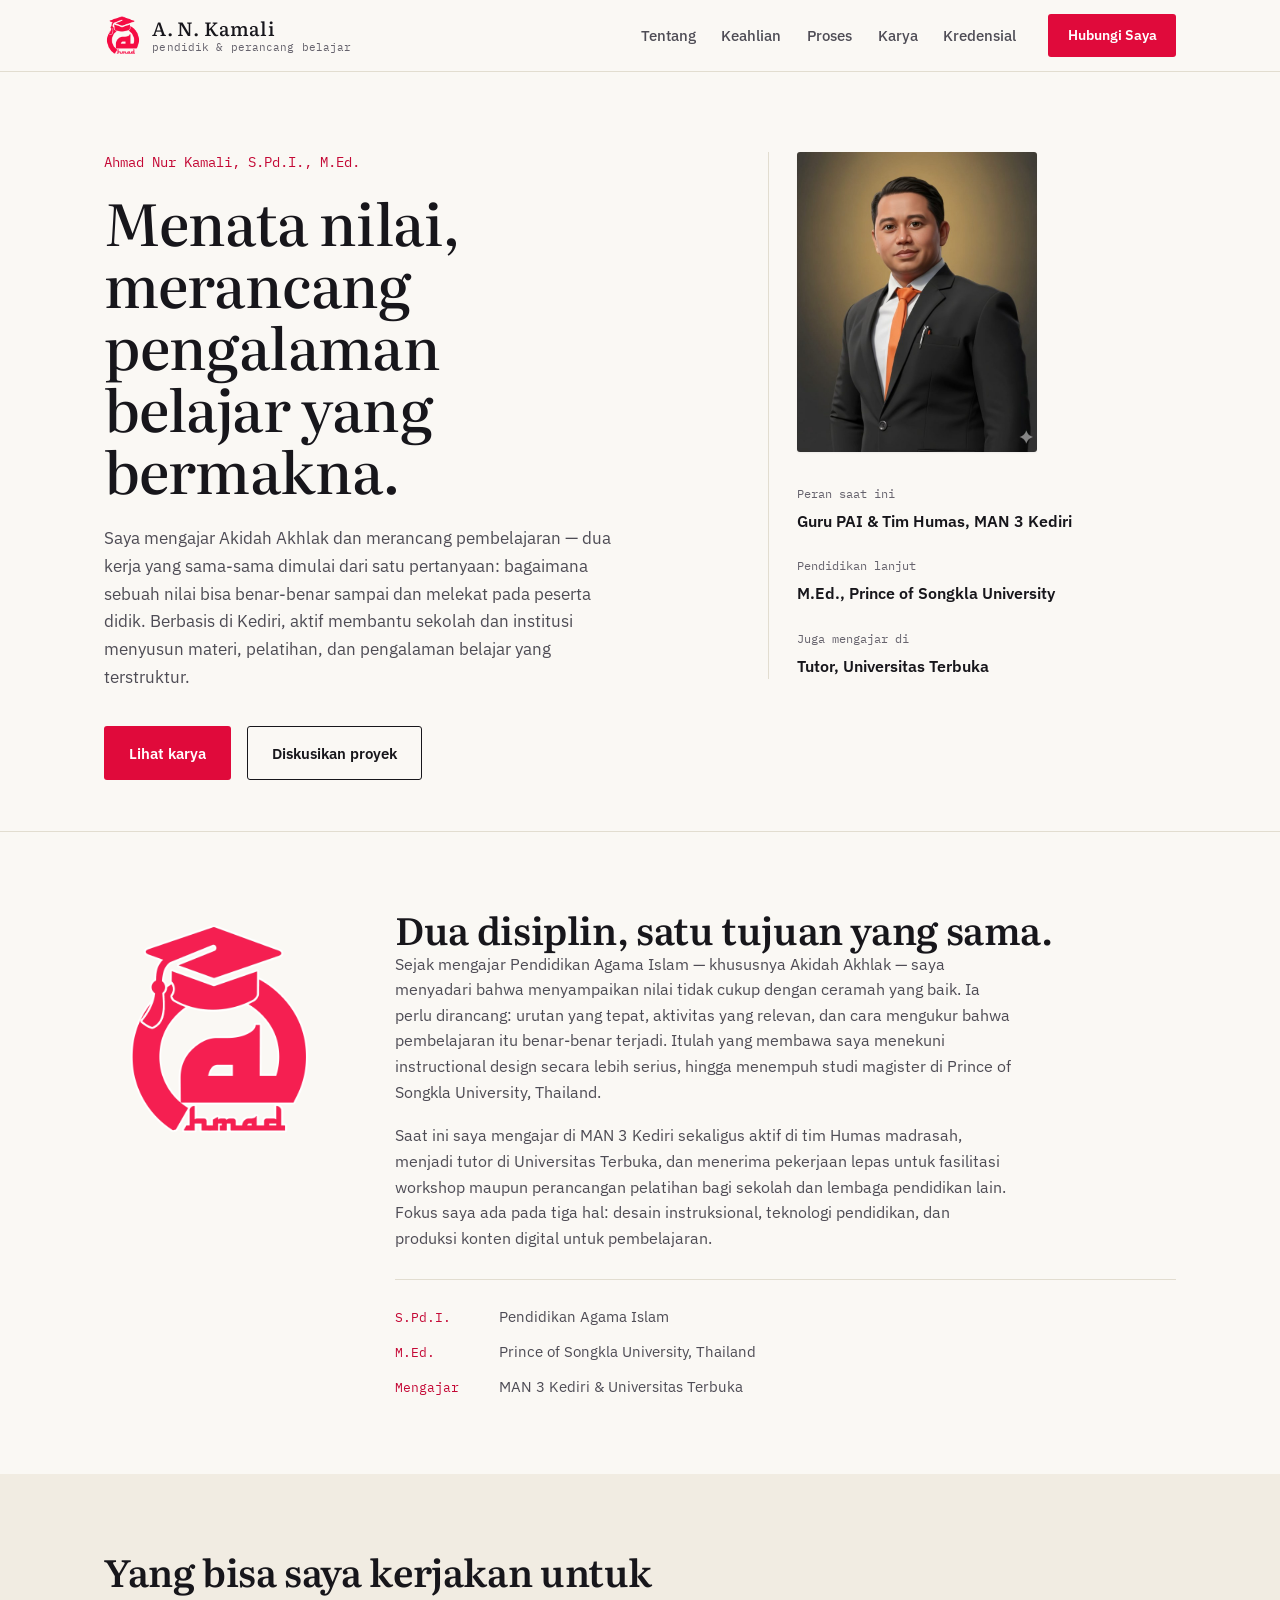
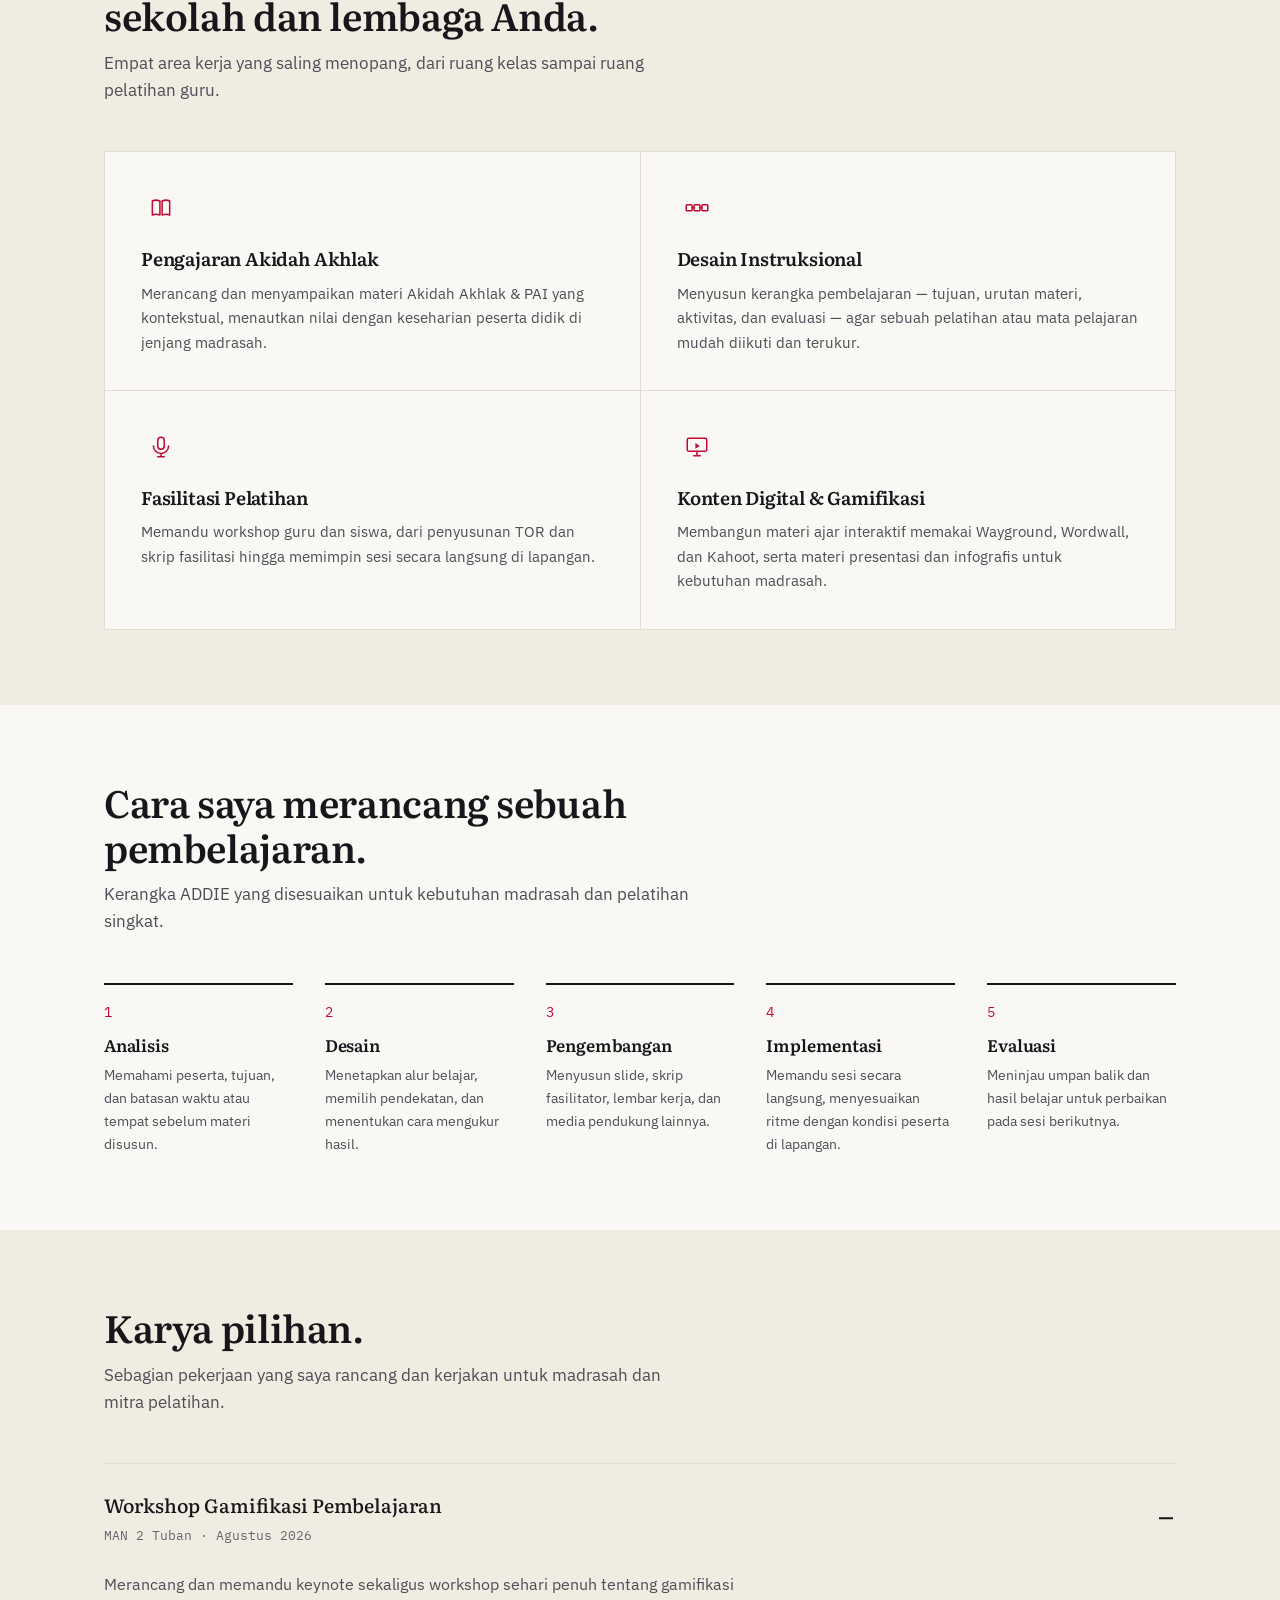
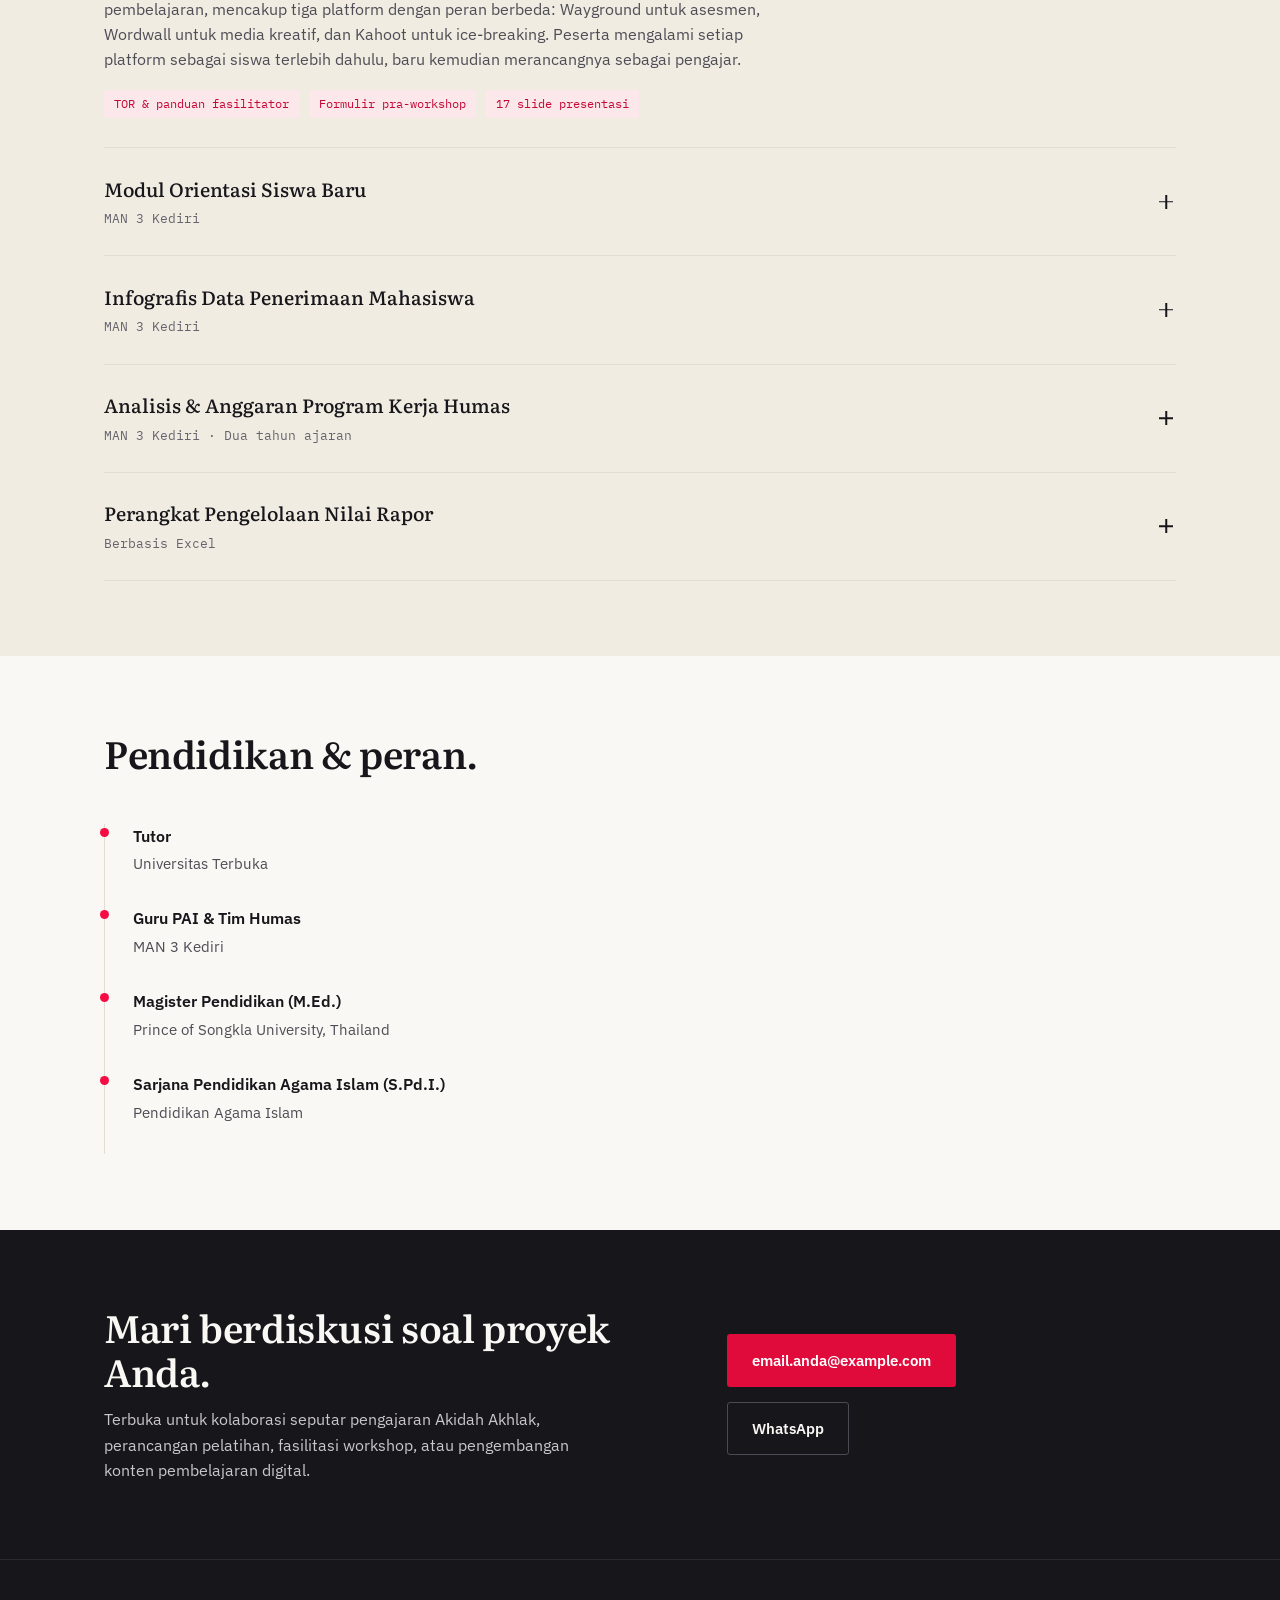
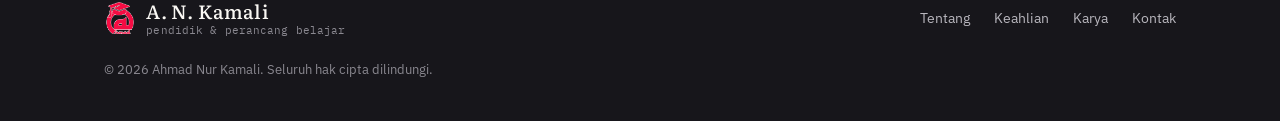
<file: index.html>
<!DOCTYPE html>
<html lang="id">
<head>
  <meta charset="UTF-8">
  <meta name="viewport" content="width=device-width, initial-scale=1.0">
  <title>Ahmad Nur Kamali — Pendidikan Akidah Akhlak &amp; Desain Instruksional</title>
  <meta name="description" content="Portofolio Ahmad Nur Kamali, S.Pd.I., M.Ed. — pendidik Akidah Akhlak dan perancang pembelajaran (instructional designer). Menata nilai, merancang pengalaman belajar yang terukur dan bermakna.">
  <meta name="keywords" content="Akidah Akhlak, Pendidikan Agama Islam, Instructional Design, Desain Pembelajaran, Fasilitator Pelatihan, Gamifikasi Pendidikan, Ahmad Nur Kamali">
  <meta name="author" content="Ahmad Nur Kamali">
  <meta name="robots" content="index, follow">
  <link rel="canonical" href="https://username.github.io/portofolio-ahmad/">

  <!-- Open Graph -->
  <meta property="og:type" content="website">
  <meta property="og:site_name" content="Ahmad Nur Kamali — Portofolio">
  <meta property="og:title" content="Ahmad Nur Kamali — Pendidikan Akidah Akhlak & Desain Instruksional">
  <meta property="og:description" content="Menata nilai, merancang pengalaman belajar. Portofolio pendidik Akidah Akhlak sekaligus perancang pembelajaran (instructional designer).">
  <meta property="og:image" content="https://username.github.io/portofolio-ahmad/images/og-cover.png">
  <meta property="og:url" content="https://username.github.io/portofolio-ahmad/">
  <meta property="og:locale" content="id_ID">

  <!-- Twitter Card -->
  <meta name="twitter:card" content="summary_large_image">
  <meta name="twitter:title" content="Ahmad Nur Kamali — Pendidikan Akidah Akhlak & Desain Instruksional">
  <meta name="twitter:description" content="Menata nilai, merancang pengalaman belajar. Portofolio pendidik Akidah Akhlak sekaligus perancang pembelajaran (instructional designer).">
  <meta name="twitter:image" content="https://username.github.io/portofolio-ahmad/images/og-cover.png">

  <meta name="theme-color" content="#FAF8F4">

  <!-- Favicons -->
  <link rel="icon" href="images/favicon.ico" sizes="any">
  <link rel="icon" type="image/png" sizes="32x32" href="images/favicon-32.png">
  <link rel="icon" type="image/png" sizes="16x16" href="images/favicon-16.png">
  <link rel="apple-touch-icon" href="images/apple-touch-icon.png">
  <link rel="manifest" href="site.webmanifest">

  <link rel="preconnect" href="https://fonts.googleapis.com">
  <link rel="preconnect" href="https://fonts.gstatic.com" crossorigin>
  <link href="https://fonts.googleapis.com/css2?family=Literata:opsz,wght@7..72,400;7..72,500;7..72,600;7..72,700&family=IBM+Plex+Sans:wght@400;500;600&family=IBM+Plex+Mono:wght@500&display=swap" rel="stylesheet">

  <link rel="stylesheet" href="css/styles.css">

  <script type="application/ld+json">
  {
    "@context": "https://schema.org",
    "@type": "Person",
    "name": "Ahmad Nur Kamali",
    "alternateName": "A. N. Kamali",
    "honorificSuffix": "S.Pd.I., M.Ed.",
    "jobTitle": "Pendidik Akidah Akhlak & Instructional Designer",
    "url": "https://username.github.io/portofolio-ahmad/",
    "image": "https://username.github.io/portofolio-ahmad/images/logo-mark.png",
    "worksFor": [
      { "@type": "EducationalOrganization", "name": "MAN 3 Kediri" },
      { "@type": "EducationalOrganization", "name": "Universitas Terbuka" }
    ],
    "alumniOf": {
      "@type": "CollegeOrUniversity",
      "name": "Prince of Songkla University"
    },
    "sameAs": []
  }
  </script>
</head>
<body>
  <a class="skip-link" href="#konten">Langsung ke konten</a>

  <header class="site-header" id="atas">
    <div class="wrap header-inner">
      <a href="#atas" class="brand" aria-label="Beranda A. N. Kamali">
        <img src="images/icon-mark.png" alt="" width="38" height="38" class="brand-icon">
        <span class="brand-text">
          <span class="brand-name">A.&nbsp;N.&nbsp;Kamali</span>
          <span class="brand-tagline">pendidik &amp; perancang belajar</span>
        </span>
      </a>

      <button class="nav-toggle" id="navToggle" aria-expanded="false" aria-controls="navMenu">
        <span></span><span></span><span></span>
        <span class="sr-only">Buka menu</span>
      </button>

      <nav class="site-nav" id="navMenu" aria-label="Navigasi utama">
        <ul>
          <li><a href="#tentang">Tentang</a></li>
          <li><a href="#keahlian">Keahlian</a></li>
          <li><a href="#proses">Proses</a></li>
          <li><a href="#karya">Karya</a></li>
          <li><a href="#kredensial">Kredensial</a></li>
        </ul>
        <a href="#kontak" class="btn btn-primary btn-small">Hubungi Saya</a>
      </nav>
    </div>
  </header>

  <main id="konten">

    <!-- HERO -->
    <section class="hero">
      <div class="wrap hero-inner">
        <div class="hero-copy">
          <p class="hero-kicker">Ahmad Nur Kamali, S.Pd.I., M.Ed.</p>
          <h1>Menata nilai, merancang pengalaman belajar yang bermakna.</h1>
          <p class="hero-lede">
            Saya mengajar Akidah Akhlak dan merancang pembelajaran — dua kerja yang sama-sama
            dimulai dari satu pertanyaan: bagaimana sebuah nilai bisa benar-benar sampai dan
            melekat pada peserta didik. Berbasis di Kediri, aktif membantu sekolah dan
            institusi menyusun materi, pelatihan, dan pengalaman belajar yang terstruktur.
          </p>
          <div class="hero-actions">
            <a href="#karya" class="btn btn-primary">Lihat karya</a>
            <a href="#kontak" class="btn btn-ghost">Diskusikan proyek</a>
          </div>
        </div>

        <div class="hero-side">
          <figure class="hero-photo">
            <img src="images/portrait.jpg" alt="Foto Ahmad Nur Kamali" width="720" height="900" loading="eager">
          </figure>

          <dl class="hero-stats">
            <div>
              <dt>Peran saat ini</dt>
              <dd>Guru PAI &amp; Tim Humas, MAN 3 Kediri</dd>
            </div>
            <div>
              <dt>Pendidikan lanjut</dt>
              <dd>M.Ed., Prince of Songkla University</dd>
            </div>
            <div>
              <dt>Juga mengajar di</dt>
              <dd>Tutor, Universitas Terbuka</dd>
            </div>
          </dl>
        </div>
      </div>
    </section>

    <!-- TENTANG -->
    <section class="section" id="tentang">
      <div class="wrap about-grid">
        <div class="about-figure">
          <img src="images/logo-mark.png" alt="" width="240" height="240" loading="lazy">
        </div>
        <div class="about-copy">
          <h2>Dua disiplin, satu tujuan yang sama.</h2>
          <p>
            Sejak mengajar Pendidikan Agama Islam — khususnya Akidah Akhlak — saya menyadari
            bahwa menyampaikan nilai tidak cukup dengan ceramah yang baik. Ia perlu dirancang:
            urutan yang tepat, aktivitas yang relevan, dan cara mengukur bahwa pembelajaran
            itu benar-benar terjadi. Itulah yang membawa saya menekuni instructional design
            secara lebih serius, hingga menempuh studi magister di Prince of Songkla University,
            Thailand.
          </p>
          <p>
            Saat ini saya mengajar di MAN 3 Kediri sekaligus aktif di tim Humas madrasah, menjadi
            tutor di Universitas Terbuka, dan menerima pekerjaan lepas untuk fasilitasi
            workshop maupun perancangan pelatihan bagi sekolah dan lembaga pendidikan lain.
            Fokus saya ada pada tiga hal: desain instruksional, teknologi pendidikan, dan
            produksi konten digital untuk pembelajaran.
          </p>
          <ul class="about-facts">
            <li><span>S.Pd.I.</span>Pendidikan Agama Islam</li>
            <li><span>M.Ed.</span>Prince of Songkla University, Thailand</li>
            <li><span>Mengajar</span>MAN 3 Kediri &amp; Universitas Terbuka</li>
          </ul>
        </div>
      </div>
    </section>

    <!-- KEAHLIAN -->
    <section class="section section-alt" id="keahlian">
      <div class="wrap">
        <div class="section-head">
          <h2>Yang bisa saya kerjakan untuk sekolah dan lembaga Anda.</h2>
          <p>Empat area kerja yang saling menopang, dari ruang kelas sampai ruang pelatihan guru.</p>
        </div>

        <div class="skill-grid">
          <article class="skill-card">
            <span class="skill-icon" aria-hidden="true">
              <svg viewBox="0 0 24 24" fill="none" stroke="currentColor" stroke-width="1.4" stroke-linecap="round" stroke-linejoin="round"><path d="M4 5.5c2-1 4.5-1 7 0v13c-2.5-1-5-1-7 0V5.5Z"/><path d="M20 5.5c-2-1-4.5-1-7 0v13c2.5-1 5-1 7 0V5.5Z"/></svg>
            </span>
            <h3>Pengajaran Akidah Akhlak</h3>
            <p>Merancang dan menyampaikan materi Akidah Akhlak &amp; PAI yang kontekstual,
              menautkan nilai dengan keseharian peserta didik di jenjang madrasah.</p>
          </article>
          <article class="skill-card">
            <span class="skill-icon" aria-hidden="true">
              <svg viewBox="0 0 24 24" fill="none" stroke="currentColor" stroke-width="1.4" stroke-linecap="round" stroke-linejoin="round"><rect x="2" y="9" width="5.5" height="5.5" rx="1"/><rect x="9.25" y="9" width="5.5" height="5.5" rx="1"/><rect x="16.5" y="9" width="5.5" height="5.5" rx="1"/><path d="M7.5 11.75h1.75M14.75 11.75h1.75"/></svg>
            </span>
            <h3>Desain Instruksional</h3>
            <p>Menyusun kerangka pembelajaran — tujuan, urutan materi, aktivitas, dan
              evaluasi — agar sebuah pelatihan atau mata pelajaran mudah diikuti dan terukur.</p>
          </article>
          <article class="skill-card">
            <span class="skill-icon" aria-hidden="true">
              <svg viewBox="0 0 24 24" fill="none" stroke="currentColor" stroke-width="1.4" stroke-linecap="round" stroke-linejoin="round"><rect x="9" y="3" width="6" height="11" rx="3"/><path d="M5 11a7 7 0 0 0 14 0M12 18v3M9 21h6"/></svg>
            </span>
            <h3>Fasilitasi Pelatihan</h3>
            <p>Memandu workshop guru dan siswa, dari penyusunan TOR dan skrip fasilitasi
              hingga memimpin sesi secara langsung di lapangan.</p>
          </article>
          <article class="skill-card">
            <span class="skill-icon" aria-hidden="true">
              <svg viewBox="0 0 24 24" fill="none" stroke="currentColor" stroke-width="1.4" stroke-linecap="round" stroke-linejoin="round"><rect x="3" y="4" width="18" height="12" rx="1.5"/><path d="M9 20h6M12 16v4"/><path d="M10.5 8.3l4 2.7-4 2.7V8.3Z" fill="currentColor" stroke="none"/></svg>
            </span>
            <h3>Konten Digital &amp; Gamifikasi</h3>
            <p>Membangun materi ajar interaktif memakai Wayground, Wordwall, dan Kahoot,
              serta materi presentasi dan infografis untuk kebutuhan madrasah.</p>
          </article>
        </div>
      </div>
    </section>

    <!-- PROSES -->
    <section class="section" id="proses">
      <div class="wrap">
        <div class="section-head">
          <h2>Cara saya merancang sebuah pembelajaran.</h2>
          <p>Kerangka ADDIE yang disesuaikan untuk kebutuhan madrasah dan pelatihan singkat.</p>
        </div>

        <ol class="process-list">
          <li>
            <span class="process-num">1</span>
            <div>
              <h3>Analisis</h3>
              <p>Memahami peserta, tujuan, dan batasan waktu atau tempat sebelum materi disusun.</p>
            </div>
          </li>
          <li>
            <span class="process-num">2</span>
            <div>
              <h3>Desain</h3>
              <p>Menetapkan alur belajar, memilih pendekatan, dan menentukan cara mengukur hasil.</p>
            </div>
          </li>
          <li>
            <span class="process-num">3</span>
            <div>
              <h3>Pengembangan</h3>
              <p>Menyusun slide, skrip fasilitator, lembar kerja, dan media pendukung lainnya.</p>
            </div>
          </li>
          <li>
            <span class="process-num">4</span>
            <div>
              <h3>Implementasi</h3>
              <p>Memandu sesi secara langsung, menyesuaikan ritme dengan kondisi peserta di lapangan.</p>
            </div>
          </li>
          <li>
            <span class="process-num">5</span>
            <div>
              <h3>Evaluasi</h3>
              <p>Meninjau umpan balik dan hasil belajar untuk perbaikan pada sesi berikutnya.</p>
            </div>
          </li>
        </ol>
      </div>
    </section>

    <!-- KARYA -->
    <section class="section section-alt" id="karya">
      <div class="wrap">
        <div class="section-head">
          <h2>Karya pilihan.</h2>
          <p>Sebagian pekerjaan yang saya rancang dan kerjakan untuk madrasah dan mitra pelatihan.</p>
        </div>

        <div class="case-list">

          <details class="case-item" open>
            <summary>
              <div class="case-summary">
                <p class="case-title">Workshop Gamifikasi Pembelajaran</p>
                <p class="case-meta">MAN 2 Tuban · Agustus 2026</p>
              </div>
              <span class="case-toggle" aria-hidden="true"></span>
            </summary>
            <div class="case-body">
              <p>
                Merancang dan memandu keynote sekaligus workshop sehari penuh tentang
                gamifikasi pembelajaran, mencakup tiga platform dengan peran berbeda:
                Wayground untuk asesmen, Wordwall untuk media kreatif, dan Kahoot untuk
                ice-breaking. Peserta mengalami setiap platform sebagai siswa terlebih
                dahulu, baru kemudian merancangnya sebagai pengajar.
              </p>
              <ul class="case-tags">
                <li>TOR &amp; panduan fasilitator</li>
                <li>Formulir pra-workshop</li>
                <li>17 slide presentasi</li>
              </ul>
            </div>
          </details>

          <details class="case-item">
            <summary>
              <div class="case-summary">
                <p class="case-title">Modul Orientasi Siswa Baru</p>
                <p class="case-meta">MAN 3 Kediri</p>
              </div>
              <span class="case-toggle" aria-hidden="true"></span>
            </summary>
            <div class="case-body">
              <p>
                Menyusun dua modul orientasi — Moderasi Beragama dan Literasi Digital —
                lengkap dengan panduan penyampaian bagi pemandu. Modul Literasi Digital
                dirancang ulang agar tetap efektif disampaikan di aula terbuka berskala besar.
              </p>
              <ul class="case-tags">
                <li>Materi presentasi</li>
                <li>Panduan pemandu</li>
              </ul>
            </div>
          </details>

          <details class="case-item">
            <summary>
              <div class="case-summary">
                <p class="case-title">Infografis Data Penerimaan Mahasiswa</p>
                <p class="case-meta">MAN 3 Kediri</p>
              </div>
              <span class="case-toggle" aria-hidden="true"></span>
            </summary>
            <div class="case-body">
              <p>
                Membuat infografis ukuran A4 yang membandingkan data penerimaan mahasiswa
                selama tiga tahun ajaran, digunakan sebagai bahan komunikasi tim Humas
                kepada wali murid dan pemangku kepentingan.
              </p>
              <ul class="case-tags">
                <li>Visualisasi data</li>
                <li>Materi Humas</li>
              </ul>
            </div>
          </details>

          <details class="case-item">
            <summary>
              <div class="case-summary">
                <p class="case-title">Analisis &amp; Anggaran Program Kerja Humas</p>
                <p class="case-meta">MAN 3 Kediri · Dua tahun ajaran</p>
              </div>
              <span class="case-toggle" aria-hidden="true"></span>
            </summary>
            <div class="case-body">
              <p>
                Menyusun analisis dan workbook anggaran program kerja tim Humas untuk dua
                tahun ajaran, dipetakan terhadap delapan Standar Nasional Pendidikan agar
                mudah dipertanggungjawabkan.
              </p>
              <ul class="case-tags">
                <li>Perencanaan program</li>
                <li>Pemetaan SNP</li>
              </ul>
            </div>
          </details>

          <details class="case-item">
            <summary>
              <div class="case-summary">
                <p class="case-title">Perangkat Pengelolaan Nilai Rapor</p>
                <p class="case-meta">Berbasis Excel</p>
              </div>
              <span class="case-toggle" aria-hidden="true"></span>
            </summary>
            <div class="case-body">
              <p>
                Membangun alat berbasis Excel untuk pengelolaan dan validasi nilai rapor,
                menerapkan aturan bobot komponen nilai serta batasan perubahan nilai yang
                konsisten di setiap jenjang.
              </p>
              <ul class="case-tags">
                <li>Otomasi penilaian</li>
                <li>Validasi data</li>
              </ul>
            </div>
          </details>

        </div>
      </div>
    </section>

    <!-- KREDENSIAL -->
    <section class="section" id="kredensial">
      <div class="wrap">
        <div class="section-head">
          <h2>Pendidikan &amp; peran.</h2>
        </div>
        <ol class="timeline">
          <li>
            <p class="timeline-role">Tutor</p>
            <p class="timeline-org">Universitas Terbuka</p>
          </li>
          <li>
            <p class="timeline-role">Guru PAI &amp; Tim Humas</p>
            <p class="timeline-org">MAN 3 Kediri</p>
          </li>
          <li>
            <p class="timeline-role">Magister Pendidikan (M.Ed.)</p>
            <p class="timeline-org">Prince of Songkla University, Thailand</p>
          </li>
          <li>
            <p class="timeline-role">Sarjana Pendidikan Agama Islam (S.Pd.I.)</p>
            <p class="timeline-org">Pendidikan Agama Islam</p>
          </li>
        </ol>
      </div>
    </section>

    <!-- KONTAK -->
    <section class="section section-contact" id="kontak">
      <div class="wrap contact-inner">
        <div>
          <h2>Mari berdiskusi soal proyek Anda.</h2>
          <p>
            Terbuka untuk kolaborasi seputar pengajaran Akidah Akhlak, perancangan
            pelatihan, fasilitasi workshop, atau pengembangan konten pembelajaran digital.
          </p>
        </div>
        <div class="contact-actions">
          <a class="btn btn-primary" href="mailto:email.anda@example.com">email.anda@example.com</a>
          <a class="btn btn-ghost" href="https://wa.me/6280000000000" target="_blank" rel="noopener">WhatsApp</a>
        </div>
      </div>
    </section>

  </main>

  <footer class="site-footer">
    <div class="wrap footer-inner">
      <a href="#atas" class="brand brand-footer" aria-label="Kembali ke atas">
        <img src="images/icon-mark.png" alt="" width="34" height="34" class="brand-icon">
        <span class="brand-text">
          <span class="brand-name">A.&nbsp;N.&nbsp;Kamali</span>
          <span class="brand-tagline">pendidik &amp; perancang belajar</span>
        </span>
      </a>
      <nav aria-label="Navigasi footer">
        <ul>
          <li><a href="#tentang">Tentang</a></li>
          <li><a href="#keahlian">Keahlian</a></li>
          <li><a href="#karya">Karya</a></li>
          <li><a href="#kontak">Kontak</a></li>
        </ul>
      </nav>
      <p class="footer-copy">&copy; <span id="year">2026</span> Ahmad Nur Kamali. Seluruh hak cipta dilindungi.</p>
    </div>
  </footer>

  <script src="js/main.js"></script>
</body>
</html>
</file>
<file: css/styles.css>
/* ============================================
   Ahmad Nur Kamali — Portfolio
   Design tokens
   ============================================ */
:root {
  --paper: #FAF8F4;
  --paper-alt: #F1ECE2;
  --ink: #17161B;
  --ink-soft: #4E4C55;
  --ink-faint: #66636D;
  --line: #E2DDD0;
  --crimson: #F50C43;
  --crimson-strong: #E00A3B;
  --crimson-deep: #C40835;
  --crimson-tint: #FCE7EA;

  --font-display: "Literata", ui-serif, Georgia, serif;
  --font-body: "IBM Plex Sans", ui-sans-serif, system-ui, sans-serif;
  --font-mono: "IBM Plex Mono", ui-monospace, monospace;

  --content-max: 1120px;
  --radius: 3px;
  --ease: cubic-bezier(.4,0,.2,1);

  /* Fluid spacing scale — shared across breakpoints so sizes glide
     instead of jumping at fixed points. */
  --space-section: clamp(3rem, 4vw + 1.5rem, 5.5rem);
  --space-head: clamp(2rem, 3vw + 0.75rem, 3rem);
}

/* ============================================
   Reset
   ============================================ */
*, *::before, *::after { box-sizing: border-box; }
html { scroll-behavior: smooth; }
@media (prefers-reduced-motion: reduce) {
  html { scroll-behavior: auto; }
  *, *::before, *::after { animation-duration: 0.001ms !important; animation-iteration-count: 1 !important; transition-duration: 0.001ms !important; }
}
body {
  margin: 0;
  background: var(--paper);
  color: var(--ink);
  font-family: var(--font-body);
  font-size: 16px;
  line-height: 1.6;
  -webkit-font-smoothing: antialiased;
}
img { max-width: 100%; display: block; }
a { color: inherit; }
ul, ol { margin: 0; padding: 0; list-style: none; }
h1, h2, h3, p, dl, dd { margin: 0; }
button { font: inherit; background: none; border: none; cursor: pointer; }

.sr-only {
  position: absolute; width: 1px; height: 1px;
  padding: 0; margin: -1px; overflow: hidden;
  clip: rect(0,0,0,0); white-space: nowrap; border: 0;
}
.skip-link {
  position: absolute; left: 1rem; top: -3rem;
  background: var(--ink); color: var(--paper);
  padding: .6rem 1rem; border-radius: var(--radius);
  z-index: 1000; transition: top .2s var(--ease);
  font-family: var(--font-body); font-size: .9rem;
}
.skip-link:focus { top: 1rem; }

:focus-visible {
  outline: 2px solid var(--crimson);
  outline-offset: 3px;
}

.wrap {
  max-width: var(--content-max);
  margin-inline: auto;
  padding-inline: 1.5rem;
}

/* ============================================
   Type scale
   ============================================ */
h1, h2, h3 { font-family: var(--font-display); font-weight: 600; color: var(--ink); letter-spacing: -0.01em; }
h1 { font-size: clamp(2.3rem, 4.5vw, 3.6rem); line-height: 1.08; font-weight: 500; }
h2 { font-size: clamp(1.7rem, 3vw, 2.35rem); line-height: 1.18; }
h3 { font-size: 1.15rem; line-height: 1.35; }
p { color: var(--ink-soft); }

/* ============================================
   Buttons
   ============================================ */
.btn {
  display: inline-flex;
  align-items: center;
  justify-content: center;
  gap: .5rem;
  min-height: 46px;
  padding: .85rem 1.5rem;
  border-radius: var(--radius);
  font-family: var(--font-body);
  font-weight: 600;
  font-size: .95rem;
  text-decoration: none;
  transition: background-color .18s var(--ease), border-color .18s var(--ease), color .18s var(--ease);
  border: 1.5px solid transparent;
}
.btn-primary {
  background: var(--crimson-strong);
  color: #fff;
}
.btn-primary:hover { background: var(--crimson-deep); }
.btn-ghost {
  border-color: var(--ink);
  color: var(--ink);
}
.btn-ghost:hover { background: var(--ink); color: var(--paper); }
.btn-small { min-height: 40px; padding: .6rem 1.15rem; font-size: .875rem; }

/* ============================================
   Header
   ============================================ */
.site-header {
  position: sticky;
  top: 0;
  z-index: 100;
  background: var(--paper);
  border-bottom: 1px solid var(--line);
}
.header-inner {
  display: flex;
  align-items: center;
  justify-content: space-between;
  padding-block: .85rem;
}
.brand {
  display: flex;
  align-items: center;
  gap: .65rem;
  text-decoration: none;
}
.brand-icon { height: 38px; width: 38px; flex-shrink: 0; }
.brand-text {
  display: flex;
  flex-direction: column;
  line-height: 1.15;
}
.brand-name {
  font-family: var(--font-display);
  font-size: 1.2rem;
  font-weight: 500;
  letter-spacing: .01em;
  color: var(--ink);
}
.brand-tagline {
  font-family: var(--font-mono);
  font-size: .68rem;
  color: var(--ink-faint);
  letter-spacing: .01em;
  margin-top: .1rem;
}

.nav-toggle {
  display: none;
  flex-direction: column;
  justify-content: center;
  gap: 5px;
  width: 40px;
  height: 40px;
}
.nav-toggle span {
  display: block;
  height: 2px;
  width: 22px;
  background: var(--ink);
  transition: transform .2s var(--ease), opacity .2s var(--ease);
}

.site-nav {
  display: flex;
  align-items: center;
  gap: clamp(1.25rem, 2.5vw, 2.25rem);
}
.site-nav ul {
  display: flex;
  gap: clamp(1.1rem, 2vw, 1.75rem);
}
.site-nav a:not(.btn) {
  font-size: .95rem;
  font-weight: 500;
  text-decoration: none;
  color: var(--ink-soft);
  position: relative;
  padding-bottom: 3px;
}
.site-nav a:not(.btn)::after {
  content: "";
  position: absolute;
  left: 0; bottom: 0;
  width: 0; height: 1.5px;
  background: var(--crimson);
  transition: width .2s var(--ease);
}
.site-nav a:not(.btn):hover::after { width: 100%; }
.site-nav a:not(.btn):hover { color: var(--ink); }

/* ============================================
   Hero
   ============================================ */
.hero {
  position: relative;
  overflow: hidden;
  border-bottom: 1px solid var(--line);
}
.hero-inner {
  display: grid;
  grid-template-columns: 1.5fr 1fr;
  gap: clamp(2rem, 4vw, 3.5rem);
  padding-block: clamp(3rem, 6vw + 1rem, 5rem) clamp(2.5rem, 4vw, 4rem);
  align-items: start;
}
.hero-kicker {
  font-family: var(--font-mono);
  font-size: .85rem;
  color: var(--crimson-deep);
  margin-bottom: 1rem;
}
.hero h1 { max-width: 15ch; }
.hero-lede {
  margin-top: 1.5rem;
  max-width: 52ch;
  font-size: 1.08rem;
}
.hero-actions {
  display: flex;
  gap: 1rem;
  margin-top: 2.25rem;
  flex-wrap: wrap;
}

.hero-side {
  display: flex;
  flex-direction: column;
  gap: 2rem;
  border-left: 1.5px solid var(--line);
  padding-left: 1.75rem;
}
.hero-photo {
  margin: 0;
  max-width: 240px;
  aspect-ratio: 4 / 5;
  border-radius: 3px;
  overflow: hidden;
  background: var(--paper-alt);
  box-shadow: 0 1px 2px rgba(23,22,27,.06);
}
.hero-photo img {
  width: 100%;
  height: 100%;
  object-fit: cover;
  display: block;
}
.hero-stats {
  display: flex;
  flex-direction: column;
  gap: 1.4rem;
}
.hero-stats dt {
  font-family: var(--font-mono);
  font-size: .75rem;
  color: var(--ink-faint);
  margin-bottom: .3rem;
}
.hero-stats dd {
  font-size: 1.02rem;
  font-weight: 600;
  color: var(--ink);
}

/* Hero load-in */
.hero-copy > *, .hero-side {
  opacity: 0;
  animation: rise .7s var(--ease) forwards;
}
.hero-kicker { animation-delay: .05s; }
.hero h1 { animation-delay: .15s; }
.hero-lede { animation-delay: .25s; }
.hero-actions { animation-delay: .35s; }
.hero-side { animation-delay: .3s; }
@keyframes rise {
  from { opacity: 0; transform: translateY(14px); }
  to { opacity: 1; transform: translateY(0); }
}
@media (prefers-reduced-motion: reduce) {
  .hero-copy > *, .hero-side { opacity: 1; animation: none; }
}

/* ============================================
   Sections
   ============================================ */
.section { padding-block: var(--space-section); }
.section-alt { background: var(--paper-alt); }
.section-head { max-width: 60ch; margin-bottom: var(--space-head); }
.section-head p { margin-top: .75rem; font-size: 1.05rem; }

/* About */
.about-grid {
  display: grid;
  grid-template-columns: clamp(84px, 20vw, 240px) 1fr;
  gap: clamp(2rem, 4vw, 3.5rem);
  align-items: start;
}
.about-figure img { opacity: .92; width: 100%; height: auto; }
.about-copy p { margin-bottom: 1.15rem; max-width: 62ch; }
.about-facts {
  margin-top: 1.75rem;
  display: flex;
  flex-direction: column;
  gap: .65rem;
  border-top: 1px solid var(--line);
  padding-top: 1.5rem;
}
.about-facts li {
  font-size: .95rem;
  color: var(--ink-soft);
}
.about-facts span {
  font-family: var(--font-mono);
  font-size: .8rem;
  color: var(--crimson-deep);
  display: inline-block;
  min-width: 6.5rem;
}

/* Skills */
.skill-grid {
  display: grid;
  grid-template-columns: repeat(2, 1fr);
  gap: 1px;
  background: var(--line);
  border: 1px solid var(--line);
}
.skill-card {
  background: var(--paper);
  padding: clamp(1.75rem, 3vw, 2.25rem);
  transition: background-color .2s var(--ease);
}
.skill-icon {
  display: inline-flex;
  align-items: center;
  justify-content: center;
  width: 40px;
  height: 40px;
  margin-bottom: 1.1rem;
  color: var(--crimson-deep);
  transition: color .2s var(--ease);
}
.skill-icon svg { width: 26px; height: 26px; }
.skill-card h3 { margin-bottom: .6rem; }
.skill-card p { font-size: .96rem; }
.skill-card:hover .skill-icon { color: var(--crimson); }

/* Process */
.process-list {
  display: grid;
  grid-template-columns: repeat(5, 1fr);
  gap: 2rem;
}
.process-list li {
  border-top: 2px solid var(--ink);
  padding-top: 1.1rem;
}
.process-num {
  display: block;
  font-family: var(--font-mono);
  font-size: .85rem;
  color: var(--crimson-deep);
  margin-bottom: .6rem;
}
.process-list h3 { margin-bottom: .4rem; font-size: 1.05rem; }
.process-list p { font-size: .9rem; }

/* Case studies */
.case-list {
  border-top: 1px solid var(--line);
}
.case-item {
  border-bottom: 1px solid var(--line);
}
.case-item summary {
  list-style: none;
  cursor: pointer;
  display: flex;
  align-items: center;
  justify-content: space-between;
  gap: 1.5rem;
  padding-block: 1.6rem;
}
.case-item summary::-webkit-details-marker { display: none; }
.case-title {
  font-family: var(--font-display);
  font-size: 1.2rem;
  font-weight: 500;
  color: var(--ink);
  transition: color .18s var(--ease);
}
.case-item summary:hover .case-title { color: var(--crimson-deep); }
.case-meta {
  font-family: var(--font-mono);
  font-size: .8rem;
  color: var(--ink-faint);
  margin-top: .3rem;
}
.case-toggle {
  position: relative;
  width: 20px;
  height: 20px;
  flex-shrink: 0;
}
.case-toggle::before, .case-toggle::after {
  content: "";
  position: absolute;
  background: var(--ink);
  top: 50%; left: 50%;
  transform: translate(-50%, -50%);
}
.case-toggle::before { width: 14px; height: 1.5px; }
.case-toggle::after { width: 1.5px; height: 14px; transition: transform .2s var(--ease); }
.case-item[open] .case-toggle::after { transform: translate(-50%, -50%) rotate(90deg); opacity: 0; }
.case-body { padding-bottom: 1.8rem; max-width: 68ch; }
.case-body p { font-size: .98rem; }
.case-tags {
  display: flex;
  flex-wrap: wrap;
  gap: .55rem;
  margin-top: 1.1rem;
}
.case-tags li {
  font-family: var(--font-mono);
  font-size: .75rem;
  color: var(--crimson-deep);
  background: var(--crimson-tint);
  padding: .3rem .65rem;
  border-radius: 2px;
}

/* Timeline */
.timeline {
  border-left: 1.5px solid var(--line);
}
.timeline li {
  position: relative;
  padding: 0 0 1.9rem 1.75rem;
}
.timeline li::before {
  content: "";
  position: absolute;
  left: -5.5px; top: 4px;
  width: 9px; height: 9px;
  border-radius: 50%;
  background: var(--crimson);
}
.timeline-role { font-weight: 600; color: var(--ink); }
.timeline-org { font-size: .92rem; color: var(--ink-soft); margin-top: .2rem; }

/* Contact */
.section-contact {
  background: var(--ink);
}
.section-contact h2 { color: var(--paper); }
.section-contact p { color: #C9C7CD; margin-top: .85rem; max-width: 48ch; }
.contact-inner {
  display: grid;
  grid-template-columns: 1.3fr 1fr;
  gap: 2.5rem;
  align-items: center;
}
.contact-actions {
  display: flex;
  flex-direction: column;
  gap: .9rem;
  align-items: flex-start;
}
.section-contact .btn-ghost { border-color: #4C4A54; color: var(--paper); }
.section-contact .btn-ghost:hover { background: var(--paper); color: var(--ink); }

/* Footer */
.site-footer {
  background: var(--ink);
  border-top: 1px solid #2B2A31;
}
.footer-inner {
  display: flex;
  align-items: center;
  justify-content: space-between;
  flex-wrap: wrap;
  gap: 1.5rem;
  padding-block: 2.5rem;
}
.brand-footer .brand-icon { height: 32px; width: 32px; }
.brand-footer .brand-name { color: var(--paper); }
.brand-footer .brand-tagline { color: #8A8890; }
.footer-inner nav ul { display: flex; gap: 1.5rem; }
.footer-inner nav a {
  font-size: .875rem;
  color: #B8B6BD;
  text-decoration: none;
}
.footer-inner nav a:hover { color: var(--paper); }
.footer-copy { font-size: .8rem; color: #8A8890; width: 100%; text-align: left; }

/* ============================================
   Responsive
   ============================================ */

/* Tablet and below: collapse to single-column layouts and switch
   navigation to the overlay menu. Kept as one breakpoint so the
   header and the sections it sits above change in step, avoiding
   an in-between state where the desktop nav is cramped but the
   page below still thinks it has two columns. */
@media (max-width: 900px) {
  .nav-toggle { display: flex; }
  .site-nav {
    position: fixed;
    inset: 64px 0 0 0;
    z-index: 99;
    background: var(--paper);
    flex-direction: column;
    align-items: flex-start;
    padding: 2rem 1.5rem;
    gap: 2rem;
    transform: translateX(100%);
    transition: transform .25s var(--ease);
    overflow-y: auto;
  }
  .site-nav.is-open { transform: translateX(0); }
  .site-nav ul { flex-direction: column; gap: 1.25rem; }
  .site-nav ul a { font-size: 1.15rem; }
  .nav-toggle[aria-expanded="true"] span:nth-child(1) { transform: translateY(7px) rotate(45deg); }
  .nav-toggle[aria-expanded="true"] span:nth-child(2) { opacity: 0; }
  .nav-toggle[aria-expanded="true"] span:nth-child(3) { transform: translateY(-7px) rotate(-45deg); }

  .hero-inner { grid-template-columns: 1fr; }
  .hero-side {
    border-left: none;
    border-top: 1.5px solid var(--line);
    padding-left: 0;
    padding-top: 1.75rem;
    flex-direction: row;
    align-items: flex-start;
    gap: 1.75rem;
  }
  .hero-photo { max-width: 128px; flex-shrink: 0; }
  .hero-stats { flex-direction: column; gap: 1.25rem; }
  .hero-stats > div { flex: none; }

  .about-grid { grid-template-columns: 1fr; }
  .about-figure { max-width: 140px; }

  .skill-grid { grid-template-columns: 1fr; }

  /* Five items no longer fit a readable row past this width — move
     to the same vertical, left-rule layout used on phones instead
     of an awkward mid-size grid. */
  .process-list { grid-template-columns: 1fr; gap: 0; }
  .process-list li {
    border-top: none;
    border-left: 2px solid var(--ink);
    padding: 0 0 1.75rem 1.25rem;
    margin-left: .1rem;
  }
  .process-list li:last-child { padding-bottom: 0; }

  .contact-inner { grid-template-columns: 1fr; }
}

/* Phones */
@media (max-width: 600px) {
  .wrap { padding-inline: 1.25rem; }
  .hero-side { flex-direction: column; }
  .hero-photo { max-width: 132px; }
  .about-figure { max-width: 96px; }
  .case-item summary { align-items: flex-start; }
  .case-title { font-size: 1.08rem; }
  .contact-actions .btn { width: 100%; }
  .footer-inner { justify-content: flex-start; }
}

/* Small phones — tighten type scale a touch further */
@media (max-width: 380px) {
  .hero-stats { flex-direction: column; }
  .brand-tagline { display: none; }
}
</file>
